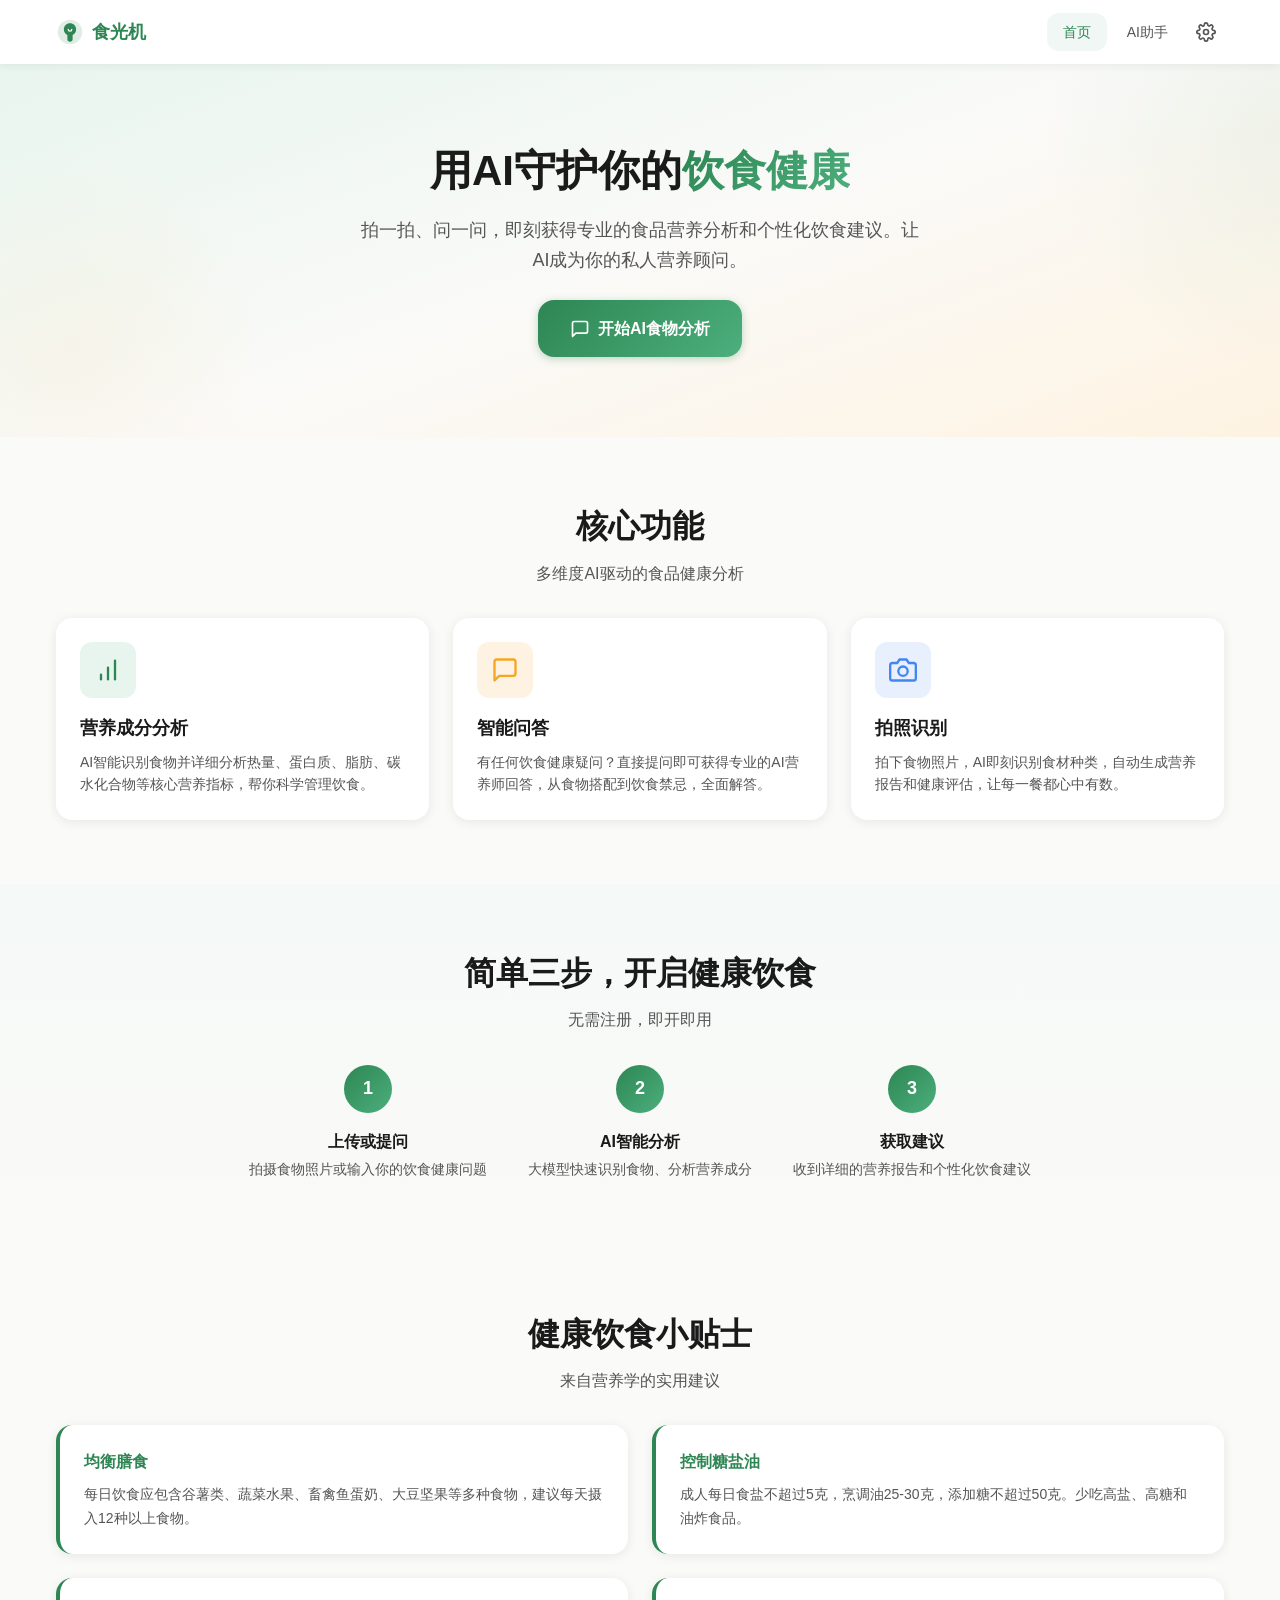
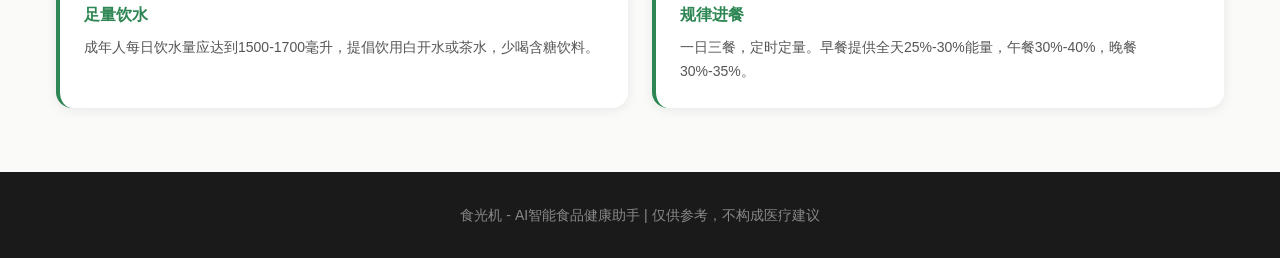
<file: index.html>
<!DOCTYPE html>
<html lang="zh-CN">
<head>
  <meta charset="UTF-8">
  <meta name="viewport" content="width=device-width, initial-scale=1.0">
  <title>食光机 - AI智能食品健康助手 | 拍照识别食物·营养分析·饮食建议</title>
  <meta name="description" content="食光机是一款AI驱动的食品健康助手，支持拍照识别食物、智能营养成分分析、个性化饮食建议。基于大模型技术，为你的每一餐提供专业的营养指导。">
  <meta name="keywords" content="食品健康,AI营养分析,食物识别,拍照识别食物,营养成分,饮食建议,健康饮食,营养师,卡路里计算,食物热量,减脂饮食,AI食物分析">
  <meta name="author" content="食光机">
  <meta name="robots" content="index, follow">
  <link rel="canonical" href="https://xcy-110.github.io/food-health/">

  <!-- Open Graph / 社交分享 -->
  <meta property="og:type" content="website">
  <meta property="og:title" content="食光机 - AI智能食品健康助手">
  <meta property="og:description" content="拍一拍、问一问，AI即刻为你分析食物营养成分，提供专业饮食建议。">
  <meta property="og:site_name" content="食光机">
  <meta property="og:locale" content="zh_CN">

  <!-- Twitter Card -->
  <meta name="twitter:card" content="summary_large_image">
  <meta name="twitter:title" content="食光机 - AI智能食品健康助手">
  <meta name="twitter:description" content="拍一拍、问一问，AI即刻为你分析食物营养成分，提供专业饮食建议。">

  <link rel="icon" href="data:image/svg+xml,<svg xmlns='http://www.w3.org/2000/svg' viewBox='0 0 100 100'><text y='.9em' font-size='90'>🥦</text></svg>">
  <link rel="stylesheet" href="css/main.css">
  <link rel="stylesheet" href="css/components.css">
</head>
<body>

  <!-- 结构化数据 JSON-LD -->
  <script type="application/ld+json">
  {
    "@context": "https://schema.org",
    "@type": "WebApplication",
    "name": "食光机",
    "description": "AI驱动的食品健康助手，支持拍照识别食物、智能营养成分分析、个性化饮食建议",
    "applicationCategory": "HealthApplication",
    "operatingSystem": "Web",
    "offers": {
      "@type": "Offer",
      "price": "0",
      "priceCurrency": "CNY"
    },
    "featureList": [
      "AI食物拍照识别",
      "营养成分分析",
      "智能饮食问答",
      "个性化饮食建议"
    ]
  }
  </script>

  <script type="application/ld+json">
  {
    "@context": "https://schema.org",
    "@type": "FAQPage",
    "mainEntity": [
      {
        "@type": "Question",
        "name": "食光机是什么？",
        "acceptedAnswer": {
          "@type": "Answer",
          "text": "食光机是一款AI驱动的食品健康助手，用户可以通过拍照或文字提问的方式，获得专业的食物营养分析和个性化饮食建议。"
        }
      },
      {
        "@type": "Question",
        "name": "如何使用食光机分析食物？",
        "acceptedAnswer": {
          "@type": "Answer",
          "text": "只需三步：1. 上传食物照片或输入问题；2. AI智能分析食物营养成分；3. 获取详细营养报告和饮食建议。"
        }
      }
    ]
  }
  </script>

  <!-- Navigation -->
  <header>
  <nav class="navbar" aria-label="主导航">
    <div class="container">
      <a href="index.html" class="nav-brand">
        <svg viewBox="0 0 32 32" fill="none" xmlns="http://www.w3.org/2000/svg">
          <circle cx="16" cy="16" r="14" fill="#2D8653" opacity="0.15"/>
          <path d="M16 6C12 6 9 9 9 13c0 3 1.5 5 4 6.5V24a3 3 0 006 0v-4.5c2.5-1.5 4-3.5 4-6.5 0-4-3-7-7-7z" fill="#2D8653"/>
          <path d="M14 13a2 2 0 104 0" stroke="#fff" stroke-width="1.5" stroke-linecap="round"/>
        </svg>
        食光机
      </a>
      <div class="nav-links">
        <a href="index.html" class="nav-link active">首页</a>
        <a href="chat.html" class="nav-link">AI助手</a>
        <button class="nav-btn" id="openSettingsBtn" title="设置">
          <svg viewBox="0 0 24 24" fill="none" stroke="currentColor" stroke-width="2" stroke-linecap="round" stroke-linejoin="round">
            <circle cx="12" cy="12" r="3"/>
            <path d="M19.4 15a1.65 1.65 0 00.33 1.82l.06.06a2 2 0 01-2.83 2.83l-.06-.06a1.65 1.65 0 00-1.82-.33 1.65 1.65 0 00-1 1.51V21a2 2 0 01-4 0v-.09A1.65 1.65 0 009 19.4a1.65 1.65 0 00-1.82.33l-.06.06a2 2 0 01-2.83-2.83l.06-.06A1.65 1.65 0 004.68 15a1.65 1.65 0 00-1.51-1H3a2 2 0 010-4h.09A1.65 1.65 0 004.6 9a1.65 1.65 0 00-.33-1.82l-.06-.06a2 2 0 012.83-2.83l.06.06A1.65 1.65 0 009 4.68a1.65 1.65 0 001-1.51V3a2 2 0 014 0v.09a1.65 1.65 0 001 1.51 1.65 1.65 0 001.82-.33l.06-.06a2 2 0 012.83 2.83l-.06.06A1.65 1.65 0 0019.4 9a1.65 1.65 0 001.51 1H21a2 2 0 010 4h-.09a1.65 1.65 0 00-1.51 1z"/>
          </svg>
        </button>
      </div>
    </div>
  </nav>
  </header>

  <main>
  <!-- Hero Section -->
  <section class="hero" aria-label="介绍">
    <div class="container hero-content">
      <h1>用AI守护你的<span>饮食健康</span></h1>
      <p>拍一拍、问一问，即刻获得专业的食品营养分析和个性化饮食建议。让AI成为你的私人营养顾问。</p>
      <a href="chat.html" class="btn btn-primary btn-lg">
        <svg width="20" height="20" viewBox="0 0 24 24" fill="none" stroke="currentColor" stroke-width="2" stroke-linecap="round" stroke-linejoin="round">
          <path d="M21 15a2 2 0 01-2 2H7l-4 4V5a2 2 0 012-2h14a2 2 0 012 2z"/>
        </svg>
        开始AI食物分析
      </a>
    </div>
  </section>

  <!-- Features Section -->
  <section class="section" aria-label="核心功能">
    <div class="container">
      <div class="section-title">
        <h2>核心功能</h2>
        <p>多维度AI驱动的食品健康分析</p>
      </div>
      <div class="grid-3">
        <div class="card">
          <div class="card-icon green">
            <svg width="28" height="28" viewBox="0 0 24 24" fill="none" stroke="currentColor" stroke-width="2" stroke-linecap="round" stroke-linejoin="round">
              <path d="M12 20V10"/>
              <path d="M18 20V4"/>
              <path d="M6 20v-4"/>
            </svg>
          </div>
          <h3>营养成分分析</h3>
          <p>AI智能识别食物并详细分析热量、蛋白质、脂肪、碳水化合物等核心营养指标，帮你科学管理饮食。</p>
        </div>
        <div class="card">
          <div class="card-icon orange">
            <svg width="28" height="28" viewBox="0 0 24 24" fill="none" stroke="currentColor" stroke-width="2" stroke-linecap="round" stroke-linejoin="round">
              <path d="M21 15a2 2 0 01-2 2H7l-4 4V5a2 2 0 012-2h14a2 2 0 012 2z"/>
            </svg>
          </div>
          <h3>智能问答</h3>
          <p>有任何饮食健康疑问？直接提问即可获得专业的AI营养师回答，从食物搭配到饮食禁忌，全面解答。</p>
        </div>
        <div class="card">
          <div class="card-icon blue">
            <svg width="28" height="28" viewBox="0 0 24 24" fill="none" stroke="currentColor" stroke-width="2" stroke-linecap="round" stroke-linejoin="round">
              <path d="M23 19a2 2 0 01-2 2H3a2 2 0 01-2-2V8a2 2 0 012-2h4l2-3h6l2 3h4a2 2 0 012 2z"/>
              <circle cx="12" cy="13" r="4"/>
            </svg>
          </div>
          <h3>拍照识别</h3>
          <p>拍下食物照片，AI即刻识别食材种类，自动生成营养报告和健康评估，让每一餐都心中有数。</p>
        </div>
      </div>
    </div>
  </section>

  <!-- Steps Section -->
  <section class="section" aria-label="使用步骤" style="background: linear-gradient(180deg, #F5F9F7 0%, #FAFAF8 100%);">
    <div class="container">
      <div class="section-title">
        <h2>简单三步，开启健康饮食</h2>
        <p>无需注册，即开即用</p>
      </div>
      <div class="steps">
        <div class="step">
          <div class="step-number">1</div>
          <div class="step-content">
            <h3>上传或提问</h3>
            <p>拍摄食物照片或输入你的饮食健康问题</p>
          </div>
        </div>
        <div class="step">
          <div class="step-number">2</div>
          <div class="step-content">
            <h3>AI智能分析</h3>
            <p>大模型快速识别食物、分析营养成分</p>
          </div>
        </div>
        <div class="step">
          <div class="step-number">3</div>
          <div class="step-content">
            <h3>获取建议</h3>
            <p>收到详细的营养报告和个性化饮食建议</p>
          </div>
        </div>
      </div>
    </div>
  </section>

  <!-- Tips Section -->
  <section class="section" aria-label="健康小贴士">
    <div class="container">
      <div class="section-title">
        <h2>健康饮食小贴士</h2>
        <p>来自营养学的实用建议</p>
      </div>
      <div class="tips-grid">
        <div class="tip-card">
          <h4>均衡膳食</h4>
          <p>每日饮食应包含谷薯类、蔬菜水果、畜禽鱼蛋奶、大豆坚果等多种食物，建议每天摄入12种以上食物。</p>
        </div>
        <div class="tip-card">
          <h4>控制糖盐油</h4>
          <p>成人每日食盐不超过5克，烹调油25-30克，添加糖不超过50克。少吃高盐、高糖和油炸食品。</p>
        </div>
        <div class="tip-card">
          <h4>足量饮水</h4>
          <p>成年人每日饮水量应达到1500-1700毫升，提倡饮用白开水或茶水，少喝含糖饮料。</p>
        </div>
        <div class="tip-card">
          <h4>规律进餐</h4>
          <p>一日三餐，定时定量。早餐提供全天25%-30%能量，午餐30%-40%，晚餐30%-35%。</p>
        </div>
      </div>
    </div>
  </section>
  </main>

  <!-- Footer -->
  <footer class="footer">
    <div class="container">
      <p>食光机 - AI智能食品健康助手 | 仅供参考，不构成医疗建议</p>
    </div>
  </footer>

  <!-- Config Modal -->
  <div class="modal-overlay" id="configModal">
    <div class="modal">
      <div class="modal-header">
        <h3>API 配置</h3>
        <button class="modal-close" id="closeModalBtn">
          <svg width="18" height="18" viewBox="0 0 24 24" fill="none" stroke="currentColor" stroke-width="2" stroke-linecap="round" stroke-linejoin="round">
            <line x1="18" y1="6" x2="6" y2="18"/><line x1="6" y1="6" x2="18" y2="18"/>
          </svg>
        </button>
      </div>
      <div class="modal-body">
        <div class="form-group">
          <label class="form-label">快捷预设</label>
          <select class="form-select" id="presetSelect">
            <option value="">自定义配置</option>
            <option value="openai">OpenAI</option>
            <option value="deepseek">DeepSeek</option>
          </select>
        </div>
        <div class="form-group">
          <label class="form-label">API 地址</label>
          <input type="text" class="form-input" id="apiUrlInput" placeholder="https://api.openai.com/v1/chat/completions">
        </div>
        <div class="form-group">
          <label class="form-label">模型名称</label>
          <input type="text" class="form-input" id="modelInput" placeholder="gpt-4o">
        </div>
        <div class="form-group">
          <label class="form-label">API Key</label>
          <div class="form-input-group">
            <input type="password" class="form-input" id="apiKeyInput" placeholder="sk-...">
            <button class="form-input-toggle" id="toggleKeyBtn" title="显示/隐藏">
              <svg width="16" height="16" viewBox="0 0 24 24" fill="none" stroke="currentColor" stroke-width="2" stroke-linecap="round" stroke-linejoin="round">
                <path d="M1 12s4-8 11-8 11 8 11 8-4 8-11 8-11-8-11-8z"/>
                <circle cx="12" cy="12" r="3"/>
              </svg>
            </button>
          </div>
          <p class="form-hint">API Key 仅存储在本地浏览器中，请勿在公共设备使用</p>
        </div>
      </div>
      <div class="modal-footer">
        <button class="btn btn-ghost" id="testConnBtn">测试连接</button>
        <button class="btn btn-primary" id="saveConfigBtn">保存配置</button>
      </div>
    </div>
  </div>

  <!-- Toast -->
  <div class="toast" id="toast"></div>

  <script src="js/storage.js"></script>
  <script src="js/api.js"></script>
  <script src="js/config.js"></script>
</body>
</html>
</file>
<file: css/main.css>
/* ========== CSS Variables & Design Tokens ========== */
:root {
  /* Primary Colors */
  --color-primary: #2D8653;
  --color-primary-light: #4CAF7D;
  --color-primary-dark: #1E6B3E;
  --color-primary-gradient: linear-gradient(135deg, #2D8653, #4CAF7D);

  /* Accent Colors */
  --color-accent: #F5A623;
  --color-accent-dark: #E8891A;

  /* Neutral Colors */
  --color-bg: #FAFAF8;
  --color-bg-white: #FFFFFF;
  --color-text: #1A1A1A;
  --color-text-secondary: #555555;
  --color-text-light: #888888;
  --color-border: #E5E5E5;
  --color-border-light: #F0F0F0;

  /* Chat Colors */
  --color-ai-bubble: #F0F7F4;
  --color-user-bubble: #2D8653;
  --color-user-text: #FFFFFF;

  /* Spacing */
  --space-xs: 4px;
  --space-sm: 8px;
  --space-md: 16px;
  --space-lg: 24px;
  --space-xl: 32px;
  --space-2xl: 48px;
  --space-3xl: 64px;

  /* Border Radius */
  --radius-sm: 6px;
  --radius-md: 12px;
  --radius-lg: 16px;
  --radius-xl: 20px;
  --radius-bubble: 18px;
  --radius-full: 999px;

  /* Shadows */
  --shadow-card: 0 2px 12px rgba(0, 0, 0, 0.08);
  --shadow-card-hover: 0 8px 24px rgba(0, 0, 0, 0.12);
  --shadow-modal: 0 16px 48px rgba(0, 0, 0, 0.2);
  --shadow-nav: 0 2px 8px rgba(0, 0, 0, 0.06);

  /* Typography */
  --font-family: -apple-system, BlinkMacSystemFont, "Segoe UI", "Microsoft YaHei", "PingFang SC", "Hiragino Sans GB", sans-serif;
  --font-size-xs: 12px;
  --font-size-sm: 14px;
  --font-size-base: 15px;
  --font-size-md: 16px;
  --font-size-lg: 18px;
  --font-size-xl: 24px;
  --font-size-2xl: 32px;
  --font-size-3xl: 42px;

  /* Layout */
  --nav-height: 56px;
  --max-width: 1200px;
  --transition-fast: 200ms ease;
  --transition-normal: 300ms ease-out;
}

@media (min-width: 768px) {
  :root {
    --nav-height: 64px;
    --font-size-base: 16px;
  }
}

/* ========== Reset & Base ========== */
*,
*::before,
*::after {
  margin: 0;
  padding: 0;
  box-sizing: border-box;
}

html {
  font-size: var(--font-size-base);
  scroll-behavior: smooth;
  -webkit-text-size-adjust: 100%;
}

body {
  font-family: var(--font-family);
  color: var(--color-text);
  background-color: var(--color-bg);
  line-height: 1.6;
  min-height: 100vh;
  -webkit-font-smoothing: antialiased;
  -moz-osx-font-smoothing: grayscale;
}

a {
  color: var(--color-primary);
  text-decoration: none;
  transition: color var(--transition-fast);
}

a:hover {
  color: var(--color-primary-dark);
}

img {
  max-width: 100%;
  height: auto;
  display: block;
}

button {
  cursor: pointer;
  border: none;
  background: none;
  font-family: inherit;
  font-size: inherit;
}

input, textarea {
  font-family: inherit;
  font-size: inherit;
  border: none;
  outline: none;
}

ul, ol {
  list-style: none;
}

/* ========== Utility Classes ========== */
.container {
  max-width: var(--max-width);
  margin: 0 auto;
  padding: 0 var(--space-md);
}

.sr-only {
  position: absolute;
  width: 1px;
  height: 1px;
  padding: 0;
  margin: -1px;
  overflow: hidden;
  clip: rect(0, 0, 0, 0);
  border: 0;
}

/* ========== Scrollbar ========== */
::-webkit-scrollbar {
  width: 6px;
}

::-webkit-scrollbar-track {
  background: transparent;
}

::-webkit-scrollbar-thumb {
  background: var(--color-border);
  border-radius: var(--radius-full);
}

::-webkit-scrollbar-thumb:hover {
  background: var(--color-text-light);
}
</file>
<file: css/components.css>
/* ========== Navigation ========== */
.navbar {
  position: sticky;
  top: 0;
  z-index: 100;
  height: var(--nav-height);
  background: rgba(255, 255, 255, 0.95);
  backdrop-filter: blur(12px);
  -webkit-backdrop-filter: blur(12px);
  box-shadow: var(--shadow-nav);
  display: flex;
  align-items: center;
}

.navbar .container {
  display: flex;
  align-items: center;
  justify-content: space-between;
  width: 100%;
}

.nav-brand {
  display: flex;
  align-items: center;
  gap: var(--space-sm);
  font-size: var(--font-size-lg);
  font-weight: 700;
  color: var(--color-primary);
}

.nav-brand svg {
  width: 28px;
  height: 28px;
}

.nav-links {
  display: flex;
  align-items: center;
  gap: var(--space-xs);
}

.nav-link {
  padding: var(--space-sm) var(--space-md);
  border-radius: var(--radius-md);
  font-size: var(--font-size-sm);
  font-weight: 500;
  color: var(--color-text-secondary);
  transition: all var(--transition-fast);
}

.nav-link:hover {
  color: var(--color-primary);
  background: var(--color-ai-bubble);
}

.nav-link.active {
  color: var(--color-primary);
  background: var(--color-ai-bubble);
}

.nav-btn {
  display: flex;
  align-items: center;
  justify-content: center;
  width: 36px;
  height: 36px;
  border-radius: var(--radius-md);
  color: var(--color-text-secondary);
  transition: all var(--transition-fast);
}

.nav-btn:hover {
  color: var(--color-primary);
  background: var(--color-ai-bubble);
}

.nav-btn svg {
  width: 20px;
  height: 20px;
}

/* ========== Buttons ========== */
.btn {
  display: inline-flex;
  align-items: center;
  justify-content: center;
  gap: var(--space-sm);
  padding: var(--space-sm) var(--space-lg);
  border-radius: var(--radius-md);
  font-weight: 600;
  font-size: var(--font-size-sm);
  transition: all var(--transition-fast);
  white-space: nowrap;
}

.btn-primary {
  background: var(--color-primary-gradient);
  color: white;
  box-shadow: 0 2px 8px rgba(45, 134, 83, 0.3);
}

.btn-primary:hover {
  transform: translateY(-1px);
  box-shadow: 0 4px 16px rgba(45, 134, 83, 0.4);
}

.btn-primary:active {
  transform: translateY(0);
}

.btn-lg {
  padding: var(--space-md) var(--space-xl);
  font-size: var(--font-size-md);
  border-radius: var(--radius-lg);
}

.btn-outline {
  border: 2px solid var(--color-primary);
  color: var(--color-primary);
  background: transparent;
}

.btn-outline:hover {
  background: var(--color-primary);
  color: white;
}

.btn-ghost {
  color: var(--color-text-secondary);
  background: transparent;
}

.btn-ghost:hover {
  background: var(--color-border-light);
  color: var(--color-text);
}

/* ========== Cards ========== */
.card {
  background: var(--color-bg-white);
  border-radius: var(--radius-lg);
  padding: var(--space-lg);
  box-shadow: var(--shadow-card);
  transition: all var(--transition-normal);
}

.card:hover {
  transform: translateY(-4px);
  box-shadow: var(--shadow-card-hover);
}

.card-icon {
  width: 56px;
  height: 56px;
  border-radius: var(--radius-md);
  display: flex;
  align-items: center;
  justify-content: center;
  margin-bottom: var(--space-md);
  font-size: 28px;
}

.card-icon.green {
  background: #E8F5EE;
  color: var(--color-primary);
}

.card-icon.orange {
  background: #FEF3E2;
  color: var(--color-accent);
}

.card-icon.blue {
  background: #E8F0FE;
  color: #4285F4;
}

.card h3 {
  font-size: var(--font-size-lg);
  font-weight: 600;
  margin-bottom: var(--space-sm);
  color: var(--color-text);
}

.card p {
  font-size: var(--font-size-sm);
  color: var(--color-text-secondary);
  line-height: 1.6;
}

/* ========== Hero Section ========== */
.hero {
  background: linear-gradient(160deg, #E8F5EE 0%, #FAFAF8 50%, #FEF3E2 100%);
  padding: var(--space-3xl) 0;
  text-align: center;
  position: relative;
  overflow: hidden;
}

.hero::before {
  content: '';
  position: absolute;
  top: -50%;
  right: -20%;
  width: 500px;
  height: 500px;
  background: radial-gradient(circle, rgba(45, 134, 83, 0.06) 0%, transparent 70%);
  border-radius: 50%;
}

.hero::after {
  content: '';
  position: absolute;
  bottom: -30%;
  left: -10%;
  width: 400px;
  height: 400px;
  background: radial-gradient(circle, rgba(245, 166, 35, 0.06) 0%, transparent 70%);
  border-radius: 50%;
}

.hero-content {
  position: relative;
  z-index: 1;
}

.hero h1 {
  font-size: var(--font-size-2xl);
  font-weight: 700;
  line-height: 1.3;
  margin-bottom: var(--space-md);
  color: var(--color-text);
}

.hero h1 span {
  background: var(--color-primary-gradient);
  -webkit-background-clip: text;
  -webkit-text-fill-color: transparent;
  background-clip: text;
}

.hero p {
  font-size: var(--font-size-md);
  color: var(--color-text-secondary);
  max-width: 560px;
  margin: 0 auto var(--space-lg);
  line-height: 1.7;
}

@media (min-width: 768px) {
  .hero {
    padding: 80px 0;
  }
  .hero h1 {
    font-size: var(--font-size-3xl);
  }
  .hero p {
    font-size: var(--font-size-lg);
  }
}

/* ========== Section ========== */
.section {
  padding: var(--space-2xl) 0;
}

.section-title {
  text-align: center;
  margin-bottom: var(--space-xl);
}

.section-title h2 {
  font-size: var(--font-size-xl);
  font-weight: 700;
  margin-bottom: var(--space-sm);
}

.section-title p {
  color: var(--color-text-secondary);
  font-size: var(--font-size-md);
}

@media (min-width: 768px) {
  .section {
    padding: var(--space-3xl) 0;
  }
  .section-title h2 {
    font-size: var(--font-size-2xl);
  }
}

/* ========== Grid ========== */
.grid-3 {
  display: grid;
  grid-template-columns: 1fr;
  gap: var(--space-md);
}

@media (min-width: 768px) {
  .grid-3 {
    grid-template-columns: repeat(3, 1fr);
    gap: var(--space-lg);
  }
}

/* ========== Steps ========== */
.steps {
  display: flex;
  flex-direction: column;
  gap: var(--space-lg);
  align-items: center;
}

.step {
  display: flex;
  align-items: center;
  gap: var(--space-md);
  max-width: 400px;
  width: 100%;
}

.step-number {
  width: 48px;
  height: 48px;
  min-width: 48px;
  border-radius: 50%;
  background: var(--color-primary-gradient);
  color: white;
  display: flex;
  align-items: center;
  justify-content: center;
  font-weight: 700;
  font-size: var(--font-size-lg);
}

.step-content h3 {
  font-size: var(--font-size-md);
  font-weight: 600;
  margin-bottom: var(--space-xs);
}

.step-content p {
  font-size: var(--font-size-sm);
  color: var(--color-text-secondary);
}

@media (min-width: 768px) {
  .steps {
    flex-direction: row;
    justify-content: center;
    gap: var(--space-xl);
  }
  .step {
    flex-direction: column;
    text-align: center;
    max-width: 240px;
  }
}

/* ========== Tips ========== */
.tips-grid {
  display: grid;
  grid-template-columns: 1fr;
  gap: var(--space-md);
}

.tip-card {
  background: var(--color-bg-white);
  border-radius: var(--radius-lg);
  padding: var(--space-lg);
  border-left: 4px solid var(--color-primary);
  box-shadow: var(--shadow-card);
  transition: all var(--transition-fast);
}

.tip-card:hover {
  box-shadow: var(--shadow-card-hover);
}

.tip-card h4 {
  font-size: var(--font-size-md);
  font-weight: 600;
  margin-bottom: var(--space-sm);
  color: var(--color-primary);
}

.tip-card p {
  font-size: var(--font-size-sm);
  color: var(--color-text-secondary);
  line-height: 1.7;
}

@media (min-width: 768px) {
  .tips-grid {
    grid-template-columns: repeat(2, 1fr);
    gap: var(--space-lg);
  }
}

/* ========== Footer ========== */
.footer {
  background: var(--color-text);
  color: var(--color-text-light);
  padding: var(--space-xl) 0;
  text-align: center;
  font-size: var(--font-size-sm);
}

.footer a {
  color: var(--color-primary-light);
}

/* ========== Modal ========== */
.modal-overlay {
  position: fixed;
  inset: 0;
  background: rgba(0, 0, 0, 0.5);
  backdrop-filter: blur(4px);
  z-index: 200;
  display: flex;
  align-items: center;
  justify-content: center;
  padding: var(--space-md);
  opacity: 0;
  visibility: hidden;
  transition: all var(--transition-fast);
}

.modal-overlay.active {
  opacity: 1;
  visibility: visible;
}

.modal {
  background: var(--color-bg-white);
  border-radius: var(--radius-xl);
  width: 100%;
  max-width: 480px;
  max-height: 90vh;
  overflow-y: auto;
  box-shadow: var(--shadow-modal);
  transform: translateY(20px) scale(0.95);
  transition: all var(--transition-normal);
}

.modal-overlay.active .modal {
  transform: translateY(0) scale(1);
}

.modal-header {
  display: flex;
  align-items: center;
  justify-content: space-between;
  padding: var(--space-lg);
  border-bottom: 1px solid var(--color-border-light);
}

.modal-header h3 {
  font-size: var(--font-size-lg);
  font-weight: 600;
}

.modal-close {
  width: 32px;
  height: 32px;
  border-radius: var(--radius-sm);
  display: flex;
  align-items: center;
  justify-content: center;
  color: var(--color-text-light);
  transition: all var(--transition-fast);
}

.modal-close:hover {
  background: var(--color-border-light);
  color: var(--color-text);
}

.modal-body {
  padding: var(--space-lg);
}

.modal-footer {
  padding: var(--space-md) var(--space-lg) var(--space-lg);
  display: flex;
  gap: var(--space-sm);
  justify-content: flex-end;
}

/* ========== Form ========== */
.form-group {
  margin-bottom: var(--space-md);
}

.form-label {
  display: block;
  font-size: var(--font-size-sm);
  font-weight: 600;
  color: var(--color-text);
  margin-bottom: var(--space-xs);
}

.form-input {
  width: 100%;
  padding: 10px var(--space-md);
  border: 1.5px solid var(--color-border);
  border-radius: var(--radius-md);
  font-size: var(--font-size-sm);
  color: var(--color-text);
  background: var(--color-bg-white);
  transition: border-color var(--transition-fast);
}

.form-input:focus {
  border-color: var(--color-primary);
  box-shadow: 0 0 0 3px rgba(45, 134, 83, 0.1);
}

.form-input::placeholder {
  color: var(--color-text-light);
}

.form-select {
  width: 100%;
  padding: 10px var(--space-md);
  border: 1.5px solid var(--color-border);
  border-radius: var(--radius-md);
  font-size: var(--font-size-sm);
  color: var(--color-text);
  background: var(--color-bg-white);
  appearance: none;
  background-image: url("data:image/svg+xml,%3Csvg xmlns='http://www.w3.org/2000/svg' width='12' height='12' viewBox='0 0 12 12'%3E%3Cpath fill='%23888' d='M6 8L1 3h10z'/%3E%3C/svg%3E");
  background-repeat: no-repeat;
  background-position: right 12px center;
  cursor: pointer;
  transition: border-color var(--transition-fast);
}

.form-select:focus {
  border-color: var(--color-primary);
  box-shadow: 0 0 0 3px rgba(45, 134, 83, 0.1);
}

.form-hint {
  font-size: var(--font-size-xs);
  color: var(--color-text-light);
  margin-top: var(--space-xs);
}

.form-input-group {
  position: relative;
}

.form-input-group .form-input {
  padding-right: 40px;
}

.form-input-toggle {
  position: absolute;
  right: 8px;
  top: 50%;
  transform: translateY(-50%);
  width: 28px;
  height: 28px;
  display: flex;
  align-items: center;
  justify-content: center;
  color: var(--color-text-light);
  border-radius: var(--radius-sm);
  cursor: pointer;
}

.form-input-toggle:hover {
  color: var(--color-text);
  background: var(--color-border-light);
}

/* ========== Toast / Alert ========== */
.toast {
  position: fixed;
  top: calc(var(--nav-height) + var(--space-md));
  left: 50%;
  transform: translateX(-50%) translateY(-20px);
  padding: var(--space-sm) var(--space-lg);
  border-radius: var(--radius-md);
  font-size: var(--font-size-sm);
  font-weight: 500;
  z-index: 300;
  opacity: 0;
  transition: all var(--transition-normal);
  pointer-events: none;
}

.toast.show {
  opacity: 1;
  transform: translateX(-50%) translateY(0);
}

.toast.success {
  background: #E8F5EE;
  color: var(--color-primary-dark);
  border: 1px solid var(--color-primary-light);
}

.toast.error {
  background: #FEE;
  color: #C62828;
  border: 1px solid #EF9A9A;
}

.toast.warning {
  background: #FEF3E2;
  color: var(--color-accent-dark);
  border: 1px solid var(--color-accent);
}

/* ========== Loading Dots ========== */
.loading-dots {
  display: inline-flex;
  gap: 4px;
  align-items: center;
}

.loading-dots span {
  width: 6px;
  height: 6px;
  border-radius: 50%;
  background: var(--color-primary);
  animation: dotBounce 1.4s infinite ease-in-out both;
}

.loading-dots span:nth-child(1) { animation-delay: -0.32s; }
.loading-dots span:nth-child(2) { animation-delay: -0.16s; }
.loading-dots span:nth-child(3) { animation-delay: 0s; }

@keyframes dotBounce {
  0%, 80%, 100% {
    transform: scale(0.6);
    opacity: 0.4;
  }
  40% {
    transform: scale(1);
    opacity: 1;
  }
}
</file>
